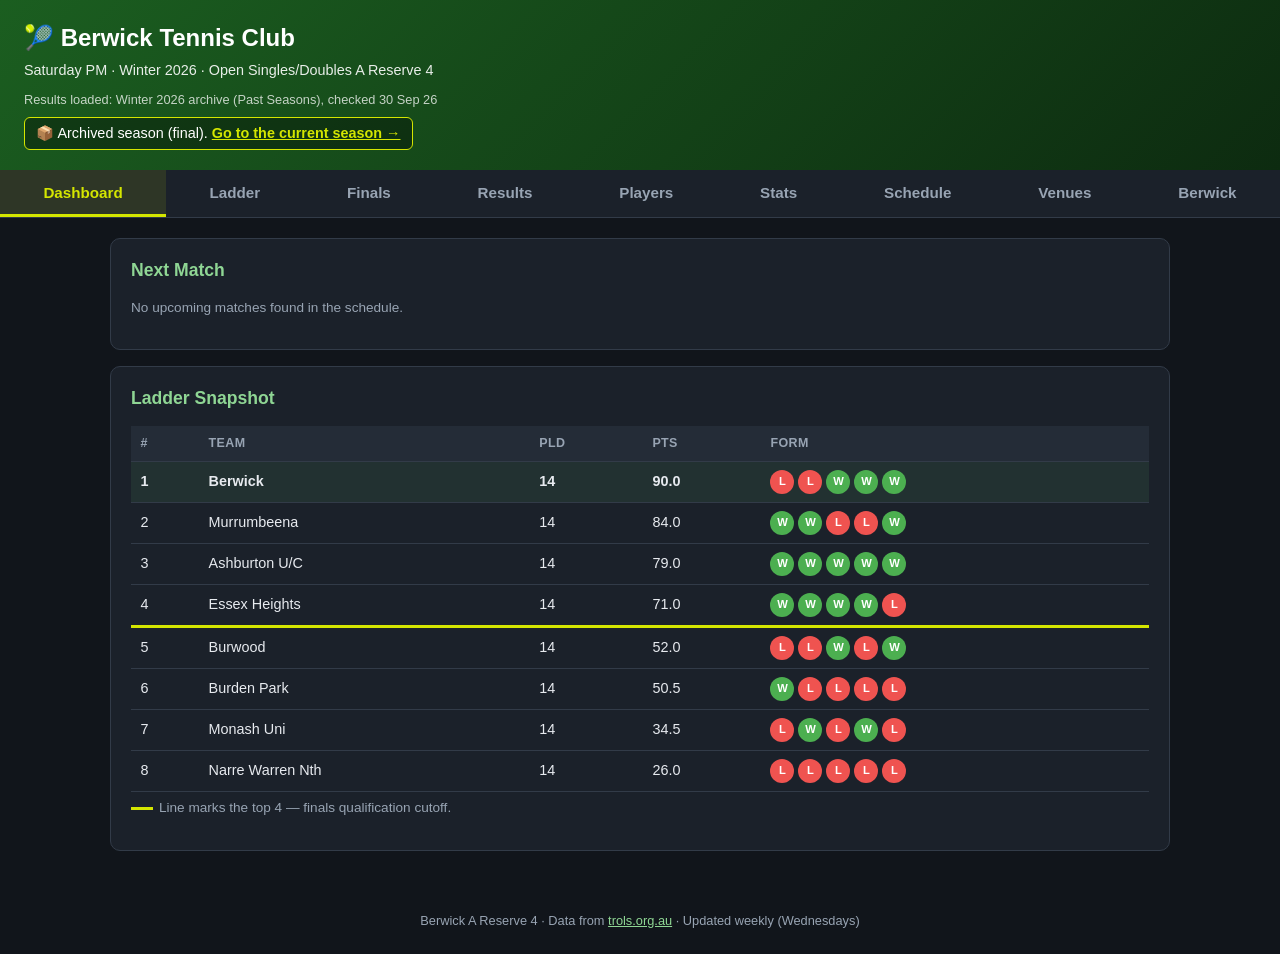
<file: winter-2026/index.html>
<!DOCTYPE html>
<html lang="en">
<head>
  <meta charset="UTF-8">
  <meta name="viewport" content="width=device-width, initial-scale=1.0">
  <title>Berwick — Winter 2026 Archive (A Reserve 4)</title>
  <link rel="stylesheet" href="style.css?v=202607301507">
</head>
<body>
  <header>
    <h1>🎾 Berwick Tennis Club</h1>
    <div class="sub">Saturday PM &middot; Winter 2026 &middot; Open Singles/Doubles A Reserve 4</div>
    <div class="updated" id="last-updated">Results loaded: —</div>
    <div class="archive-banner">📦 Archived season (final). <a href="../">Go to the current season →</a></div>
  </header>

  <nav>
    <button class="active" data-tab="dashboard">Dashboard</button>
    <button data-tab="ladder">Ladder</button>
    <button data-tab="finals">Finals</button>
    <button data-tab="results">Results</button>
    <button data-tab="players">Players</button>
    <button data-tab="stats">Stats</button>
    <button data-tab="schedule">Schedule</button>
    <button data-tab="venues">Venues</button>
    <button data-tab="roster">Berwick</button>
  </nav>

  <main>
    <section id="dashboard" class="tab active">
      <div class="card">
        <h2>Next Match</h2>
        <div id="next-match">Loading…</div>
      </div>
      <div class="card">
        <h2>Ladder Snapshot</h2>
        <div id="ladder-snapshot">Loading…</div>
        <p class="finals-note muted"><span class="swatch"></span>Line marks the top 4 — finals qualification cutoff.</p>
      </div>
    </section>

    <section id="ladder" class="tab">
      <div class="card">
        <h2>Ladder — A Reserve 4</h2>
        <div id="ladder-table">Loading…</div>
        <p class="finals-note muted"><span class="swatch"></span>Line marks the top 4 — finals qualification cutoff.</p>
      </div>
    </section>

    <section id="finals" class="tab">
      <h2 style="margin-top:0;">Run Home to Finals</h2>
      <p class="muted">Top 4 make the finals; 1st and 2nd host the semi final. Ranked by the average current ladder points of each team's remaining opponents — lower means an easier run home. Updates automatically from the ladder and fixture data below.</p>
      <div id="finals-content">Loading…</div>
    </section>

    <section id="results" class="tab">
      <h2 style="margin-top:0;">Results</h2>
      <div class="card">
        <h3>Ladder points progression</h3>
        <div id="results-chart">Loading…</div>
      </div>
      <div id="results-list">Loading…</div>
    </section>

    <section id="players" class="tab">
      <div class="card">
        <h2>Players — A Reserve 4</h2>
        <p class="muted">Win/loss records, sets and games for every player across all 8 teams, compiled from each round's rubber-by-rubber results. UTR and Emergency columns apply to Berwick players. Click a player's name to view or edit scouting notes.</p>
        <div class="opponent-select">
          <label class="muted">Filter by team</label>
          <select id="players-team"></select>
        </div>
        <div id="players-table">Loading…</div>
      </div>
      <div id="player-notes-section"></div>
    </section>

    <section id="stats" class="tab">
      <div class="card">
        <h2>Stats — Player Rankings</h2>
        <p class="muted">Players ranked by win % (min. 1 rubber played) and UTR (Berwick roster, masked values where ratings aren't public).</p>
      </div>
      <div class="card">
        <h3>Ranking</h3>
        <div class="stats-toggle" id="stats-toggle">
          <button class="btn secondary active" data-mode="singles">Singles</button>
          <button class="btn secondary" data-mode="doubles">Doubles</button>
        </div>
        <div id="stats-ranking">Loading…</div>
      </div>
      <div class="card">
        <h3>UTR ranking</h3>
        <div id="stats-utr">Loading…</div>
      </div>
    </section>

    <section id="schedule" class="tab">
      <div class="card">
        <h2>Season Schedule</h2>
        <div id="schedule-table">Loading…</div>
      </div>
    </section>

    <section id="venues" class="tab">
      <h2 style="margin-top:0;">Clubs &amp; Venues</h2>
      <div id="venues-list">Loading…</div>
    </section>

    <section id="roster" class="tab">
      <div class="card">
        <h2>Berwick Roster</h2>
        <div class="actions-row">
          <button class="btn secondary" id="export-btn">Export notes (JSON)</button>
          <label class="btn secondary" style="cursor:pointer;">
            Import notes
            <input type="file" id="import-input" accept="application/json" style="display:none;">
          </label>
          <button class="btn danger" id="clear-pat-btn">Clear GitHub token</button>
        </div>
        <div id="roster-table">Loading…</div>
      </div>
    </section>
  </main>

  <footer>
    Berwick A Reserve 4 &middot; Data from <a href="https://www.trols.org.au/wdta/results.php?daytime=AP&section=AP012&style=" target="_blank" rel="noopener">trols.org.au</a> &middot; Updated weekly (Wednesdays)
  </footer>

  <script src="data.js?v=202607301507"></script>
  <script src="script.js?v=202607301507"></script>
</body>
</html>
</file>
<file: winter-2026/style.css>
:root {
  --bg: #11151b;
  --surface: #1b212a;
  --surface-2: #242c37;
  --green: #66bb6a;
  --green-dark: #8fd694;
  --yellow: #d4e600;
  --yellow-soft: rgba(212, 230, 0, 0.10);
  --grey: #242c37;
  --border: #323b48;
  --text: #e7eaef;
  --muted: #98a4b3;
  --win: #4caf50;
  --loss: #ef5350;
  --us-row: rgba(102, 187, 106, 0.10);
}

* { box-sizing: border-box; }

html { overflow-x: hidden; }

body {
  margin: 0;
  font-family: -apple-system, BlinkMacSystemFont, "Segoe UI", Roboto, Helvetica, Arial, sans-serif;
  color: var(--text);
  background: var(--bg);
  line-height: 1.5;
  overflow-x: hidden;
  max-width: 100vw;
}

header {
  background: linear-gradient(135deg, #1b5e20 0%, #0d2b10 100%);
  color: white;
  padding: 1.25rem 1.5rem;
}

header h1 {
  margin: 0;
  font-size: 1.5rem;
}

header .sub {
  margin-top: 0.25rem;
  font-size: 0.9rem;
  opacity: 0.9;
}

header .updated {
  margin-top: 0.5rem;
  font-size: 0.8rem;
  opacity: 0.75;
}

nav {
  display: flex;
  flex-wrap: wrap;
  background: var(--surface);
  border-bottom: 1px solid var(--border);
  position: sticky;
  top: 0;
  z-index: 10;
}

nav button {
  flex: 1 1 auto;
  padding: 0.85rem 1rem;
  border: none;
  background: none;
  font-size: 0.95rem;
  font-weight: 600;
  color: var(--muted);
  cursor: pointer;
  border-bottom: 3px solid transparent;
  transition: all 0.15s ease;
}

nav button:hover {
  color: var(--green-dark);
  background: var(--surface-2);
}

nav button.active {
  color: var(--yellow);
  border-bottom-color: var(--yellow);
  background: var(--yellow-soft);
}

main {
  max-width: 1100px;
  margin: 0 auto;
  padding: 1.25rem;
}

.tab { display: none; }
.tab.active { display: block; animation: fadein 0.2s ease; }

@keyframes fadein {
  from { opacity: 0; transform: translateY(4px); }
  to { opacity: 1; transform: translateY(0); }
}

.card {
  background: var(--surface);
  border: 1px solid var(--border);
  border-radius: 10px;
  padding: 1.1rem 1.25rem;
  margin-bottom: 1rem;
}

.card h2 {
  margin-top: 0;
  font-size: 1.1rem;
  color: var(--green-dark);
}

.card h3 {
  font-size: 1rem;
  margin-bottom: 0.5rem;
}

.grid-2 {
  display: grid;
  grid-template-columns: 1fr 1fr;
  gap: 1rem;
}

@media (max-width: 720px) {
  .grid-2 { grid-template-columns: 1fr; }
  nav {
    overflow-x: auto;
    flex-wrap: nowrap;
    -webkit-overflow-scrolling: touch;
    scrollbar-width: thin;
  }
  nav button {
    flex: 0 0 auto;
    white-space: nowrap;
    padding: 0.7rem 0.85rem;
    font-size: 0.85rem;
  }
}

@media (max-width: 480px) {
  header { padding: 1rem 1rem; }
  header h1 { font-size: 1.2rem; }
  header .sub { font-size: 0.8rem; }
  header .updated { font-size: 0.72rem; }
  main { padding: 0.75rem; }
  .card { padding: 0.9rem 0.9rem; }
  .card h2 { font-size: 1rem; }
  table { font-size: 0.78rem; }
  th, td { padding: 0.4rem 0.45rem; }
}

table {
  width: 100%;
  border-collapse: collapse;
  font-size: 0.9rem;
}

th, td {
  padding: 0.5rem 0.6rem;
  text-align: left;
  border-bottom: 1px solid var(--border);
  white-space: nowrap;
}

th {
  background: var(--surface-2);
  font-size: 0.78rem;
  text-transform: uppercase;
  letter-spacing: 0.03em;
  color: var(--muted);
  position: sticky;
  top: 0;
}

tr.us-row { background: var(--us-row); font-weight: 600; }

/* Finals cutoff line — separates top-4 (finals) teams from the rest */
tr.finals-cutoff td {
  border-bottom: 3px solid var(--yellow);
}
.finals-note {
  margin-top: 0.4rem;
}
.finals-note .swatch {
  display: inline-block;
  width: 1.4rem;
  height: 0.18rem;
  background: var(--yellow);
  vertical-align: middle;
  margin-right: 0.35rem;
}

.table-wrap { overflow-x: auto; -webkit-overflow-scrolling: touch; }

.badge {
  display: inline-block;
  padding: 0.15rem 0.5rem;
  border-radius: 999px;
  font-size: 0.75rem;
  font-weight: 700;
  color: white;
}

.badge.win { background: var(--win); }
.badge.loss { background: var(--loss); }
.badge.bye { background: var(--muted); }

.form-pills { display: flex; gap: 0.25rem; }
.pill {
  width: 1.5rem;
  height: 1.5rem;
  border-radius: 50%;
  display: flex;
  align-items: center;
  justify-content: center;
  color: white;
  font-size: 0.7rem;
  font-weight: 700;
}
.pill.W { background: var(--win); }
.pill.L { background: var(--loss); }

.opp-chips { display: flex; flex-wrap: wrap; gap: 0.3rem; }
.opp-chip {
  display: inline-flex;
  align-items: center;
  gap: 0.3rem;
  padding: 0.15rem 0.5rem;
  border-radius: 6px;
  background: var(--surface-2);
  border: 1px solid var(--border);
  font-size: 0.78rem;
  white-space: nowrap;
}
.opp-chip .rank { font-weight: 700; color: var(--yellow); }
.opp-chip.opp-finals { border-color: var(--win); }

.badge-e {
  display: inline-flex;
  align-items: center;
  justify-content: center;
  width: 1.3rem;
  height: 1.3rem;
  border-radius: 50%;
  background: var(--loss);
  color: white;
  font-size: 0.7rem;
  font-weight: 800;
}

.court-type-banner {
  display: inline-block;
  margin-top: 0.4rem;
  padding: 0.3rem 0.7rem;
  border-radius: 6px;
  background: var(--yellow-soft);
  border: 1px solid var(--yellow);
  color: var(--yellow);
  font-size: 0.85rem;
  font-weight: 600;
}

/* ---------------- Next Match tile ---------------- */

.next-match-head {
  margin-bottom: 0.75rem;
}

.next-match-head .vs {
  font-size: 1.6rem;
  font-weight: 800;
  color: var(--green-dark);
}

.next-match-grid {
  display: grid;
  grid-template-columns: 1.3fr 1fr;
  gap: 1rem;
  align-items: start;
}

@media (max-width: 720px) {
  .next-match-grid { grid-template-columns: 1fr; }
}

.match-venue-block .map-embed {
  display: block;
  width: 100%;
  max-width: 220px;
  height: 130px;
  border: 1px solid var(--border);
  border-radius: 8px;
  overflow: hidden;
  margin-top: 0.5rem;
  position: relative;
}
.match-venue-block .map-embed iframe {
  width: 100%;
  height: 100%;
  border: 0;
  pointer-events: none;
}
.match-venue-block .map-embed .map-open {
  position: absolute;
  bottom: 0.35rem;
  right: 0.35rem;
  background: var(--surface);
  border: 1px solid var(--border);
  border-radius: 6px;
  padding: 0.15rem 0.5rem;
  font-size: 0.75rem;
  color: var(--green-dark);
  text-decoration: none;
}

.venue-notes-block {
  margin-top: 0.5rem;
  padding: 0.5rem 0.6rem;
  background: var(--surface-2);
  border: 1px solid var(--border);
  border-radius: 6px;
  font-size: 0.85rem;
}
.venue-notes-block .label {
  font-size: 0.72rem;
  text-transform: uppercase;
  letter-spacing: 0.03em;
  color: var(--muted);
  margin-bottom: 0.2rem;
}

.compare-table th, .compare-table td {
  text-align: center;
}
.compare-table th:first-child, .compare-table td:first-child {
  text-align: left;
}

.tag {
  display: inline-block;
  background: var(--yellow-soft);
  border: 1px solid var(--yellow);
  border-radius: 6px;
  padding: 0.15rem 0.5rem;
  font-size: 0.75rem;
  font-weight: 600;
  color: var(--yellow);
  margin-left: 0.4rem;
}

input[type="text"], input[type="number"], textarea, select {
  width: 100%;
  padding: 0.4rem 0.5rem;
  border: 1px solid var(--border);
  border-radius: 6px;
  font-size: 0.9rem;
  font-family: inherit;
  background: var(--surface-2);
  color: var(--text);
}

textarea { min-height: 4.5rem; resize: vertical; }

.editable { background: rgba(212, 230, 0, 0.06); }

.utr-input {
  width: 5rem !important;
  min-width: 5rem;
}

.opponent-select {
  margin-bottom: 1rem;
  max-width: 320px;
}

.player-note-row {
  display: grid;
  grid-template-columns: 1.4fr 0.8fr 1fr 1.2fr 2fr auto;
  gap: 0.5rem;
  margin-bottom: 0.5rem;
  align-items: start;
}

@media (max-width: 720px) {
  .player-note-row { grid-template-columns: 1fr; }
}

/* ---------------- Player notes (Players tab) ---------------- */

.player-link {
  background: none;
  border: none;
  color: var(--green-dark);
  text-decoration: underline;
  cursor: pointer;
  font: inherit;
  padding: 0;
}

.player-notes-card {
  border: 1px solid var(--border);
  border-radius: 8px;
  padding: 0.75rem 0.9rem;
  margin-bottom: 0.75rem;
  background: var(--surface-2);
}

.player-notes-card h4 {
  margin: 0 0 0.5rem 0;
  font-size: 0.95rem;
}

.player-notes-grid {
  display: grid;
  grid-template-columns: 1fr 1fr;
  gap: 0.6rem;
}

@media (max-width: 720px) {
  .player-notes-grid { grid-template-columns: 1fr; }
}

.player-notes-grid label {
  display: block;
  font-size: 0.72rem;
  text-transform: uppercase;
  letter-spacing: 0.03em;
  color: var(--muted);
  margin-bottom: 0.2rem;
}

/* ---------------- Results tab ---------------- */

.results-chart-wrap {
  overflow-x: auto;
}

.results-chart-legend {
  display: flex;
  flex-wrap: wrap;
  gap: 0.6rem 1rem;
  margin-top: 0.5rem;
  font-size: 0.8rem;
}
.results-chart-legend .legend-item {
  display: flex;
  align-items: center;
  gap: 0.35rem;
}
.results-chart-legend .swatch {
  display: inline-block;
  width: 0.9rem;
  height: 0.9rem;
  border-radius: 3px;
}

.match-home-link {
  background: none;
  border: none;
  color: var(--green-dark);
  text-decoration: underline;
  cursor: pointer;
  font: inherit;
  font-weight: inherit;
  padding: 0;
}

tr.rubber-detail td {
  background: var(--surface-2);
  white-space: normal;
}

/* ---------------- Stats tab toggle ---------------- */

.stats-toggle {
  display: flex;
  gap: 0.5rem;
  margin-bottom: 0.75rem;
}

.stats-toggle button.active {
  background: var(--green);
  color: #0d1f0e;
  border-color: var(--green);
}

.btn {
  background: var(--green);
  color: #0d1f0e;
  border: none;
  border-radius: 6px;
  padding: 0.45rem 0.9rem;
  font-size: 0.85rem;
  font-weight: 600;
  cursor: pointer;
}
.btn:hover { background: var(--green-dark); }
.btn.secondary {
  background: var(--surface);
  color: var(--green-dark);
  border: 1px solid var(--green);
}
.btn.danger {
  background: var(--surface);
  color: var(--loss);
  border: 1px solid var(--loss);
}

.actions-row {
  display: flex;
  gap: 0.5rem;
  flex-wrap: wrap;
  margin-bottom: 0.75rem;
}

.muted { color: var(--muted); font-size: 0.85rem; }

footer {
  text-align: center;
  padding: 1.5rem;
  color: var(--muted);
  font-size: 0.8rem;
}

.save-status {
  font-size: 0.8rem;
  color: var(--green-dark);
  margin-left: 0.5rem;
}

a { color: var(--green-dark); }

.archive-banner{margin-top:.5rem;display:inline-block;background:rgba(0,0,0,.35);border:1px solid var(--yellow);color:#fff;padding:.3rem .7rem;border-radius:6px;font-size:.9rem}
.archive-banner a{color:var(--yellow);font-weight:600}
</file>
